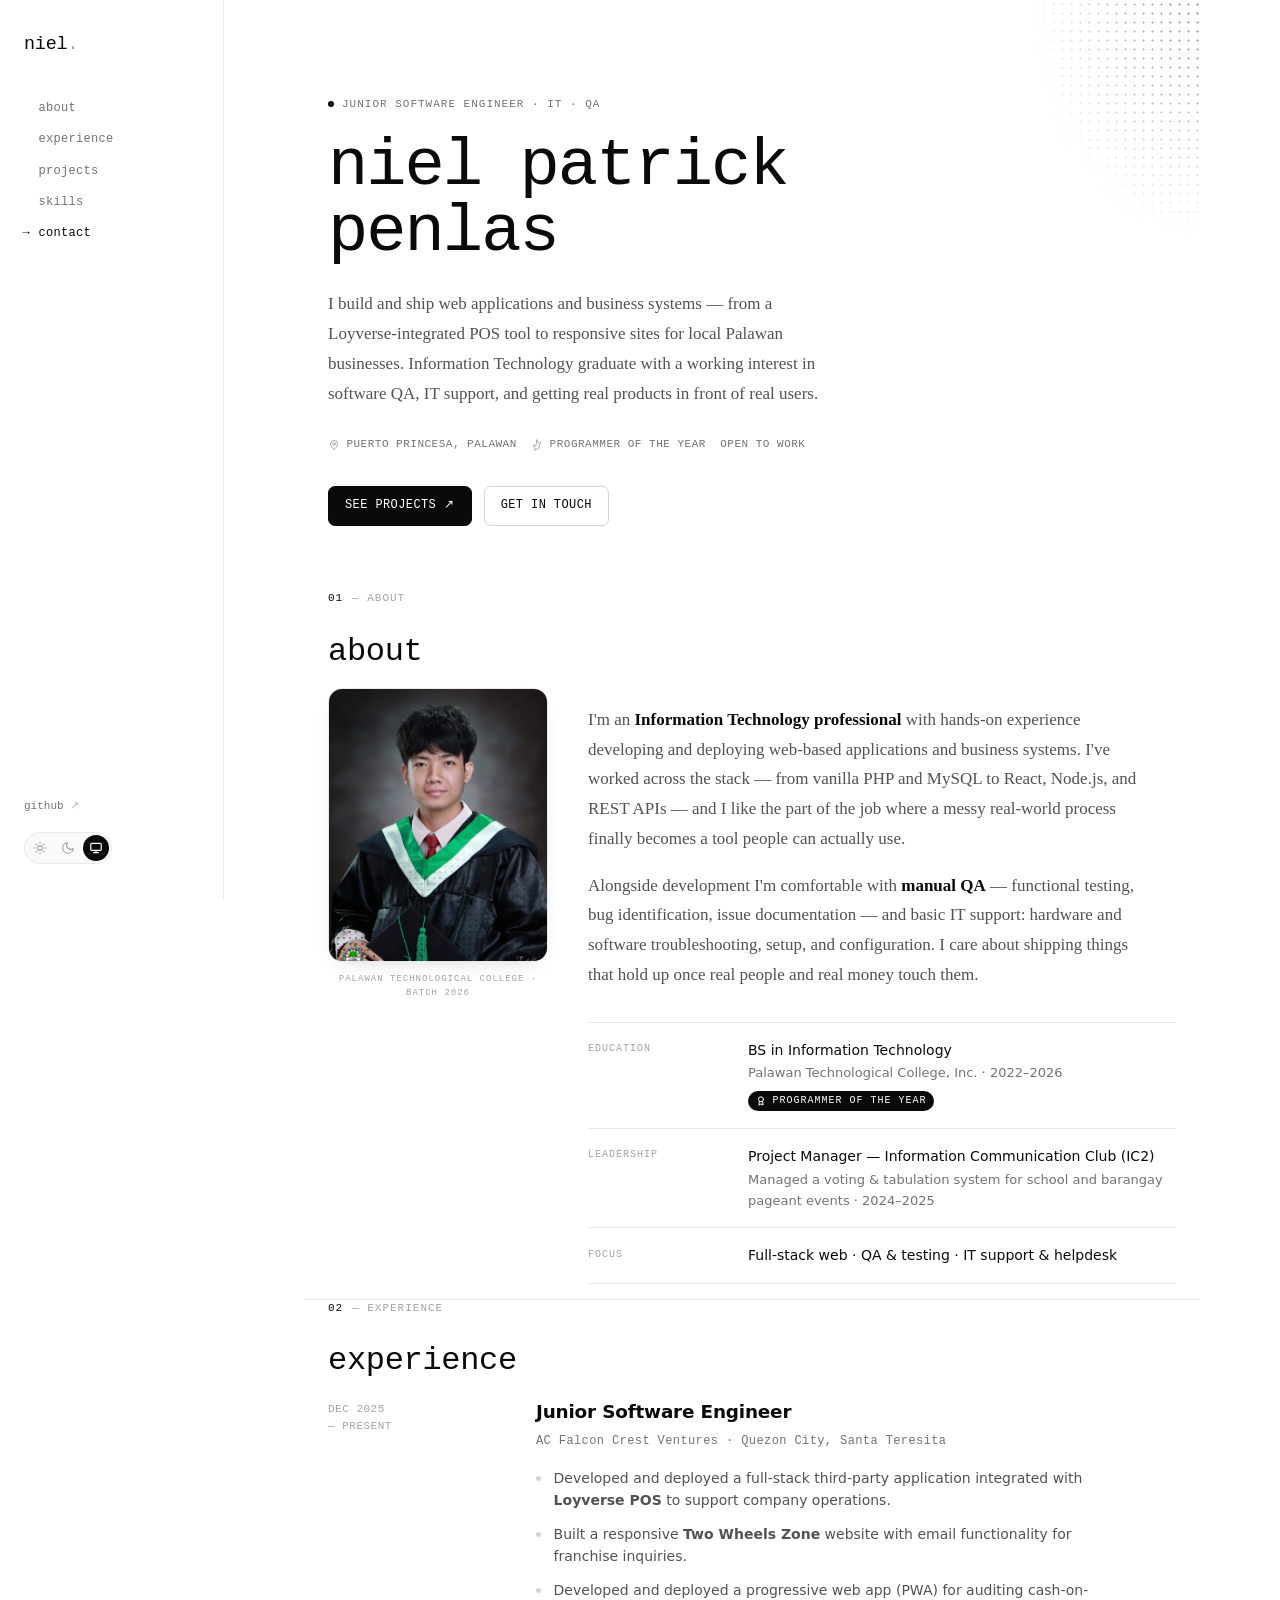
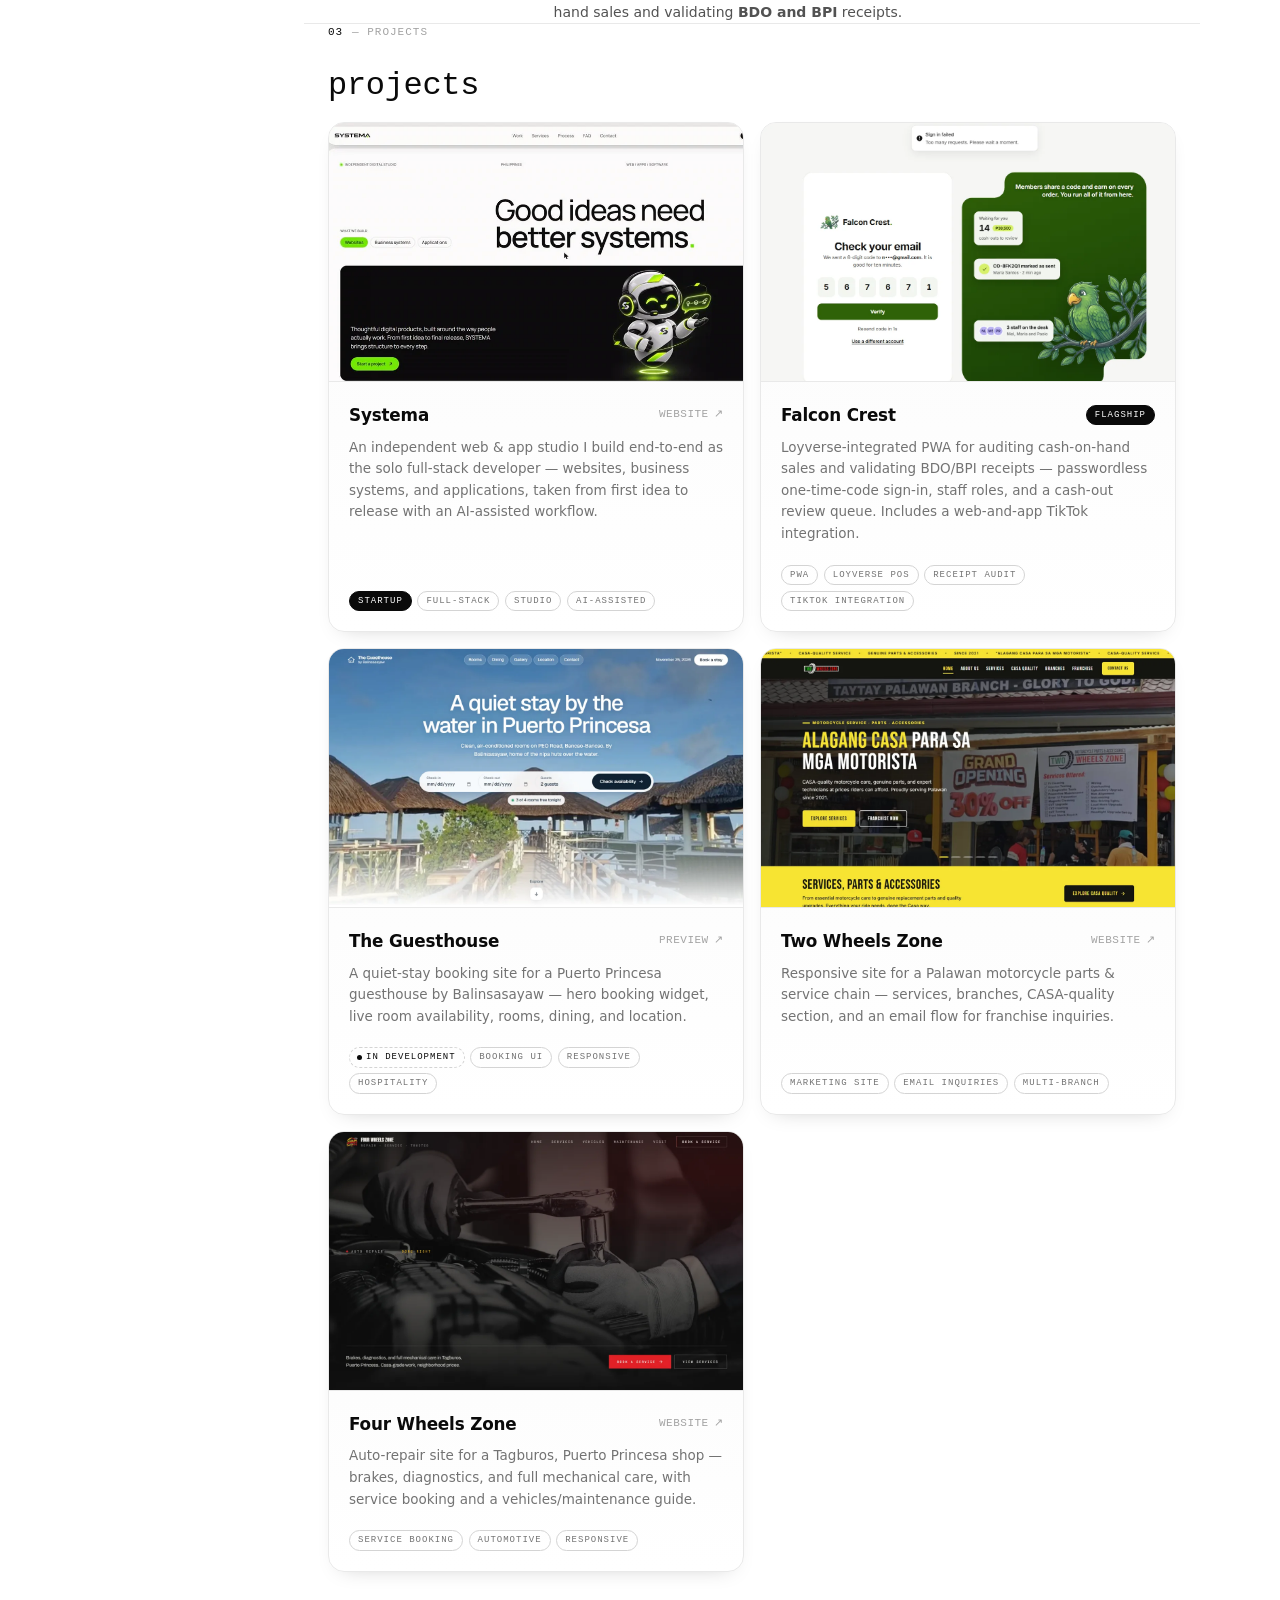
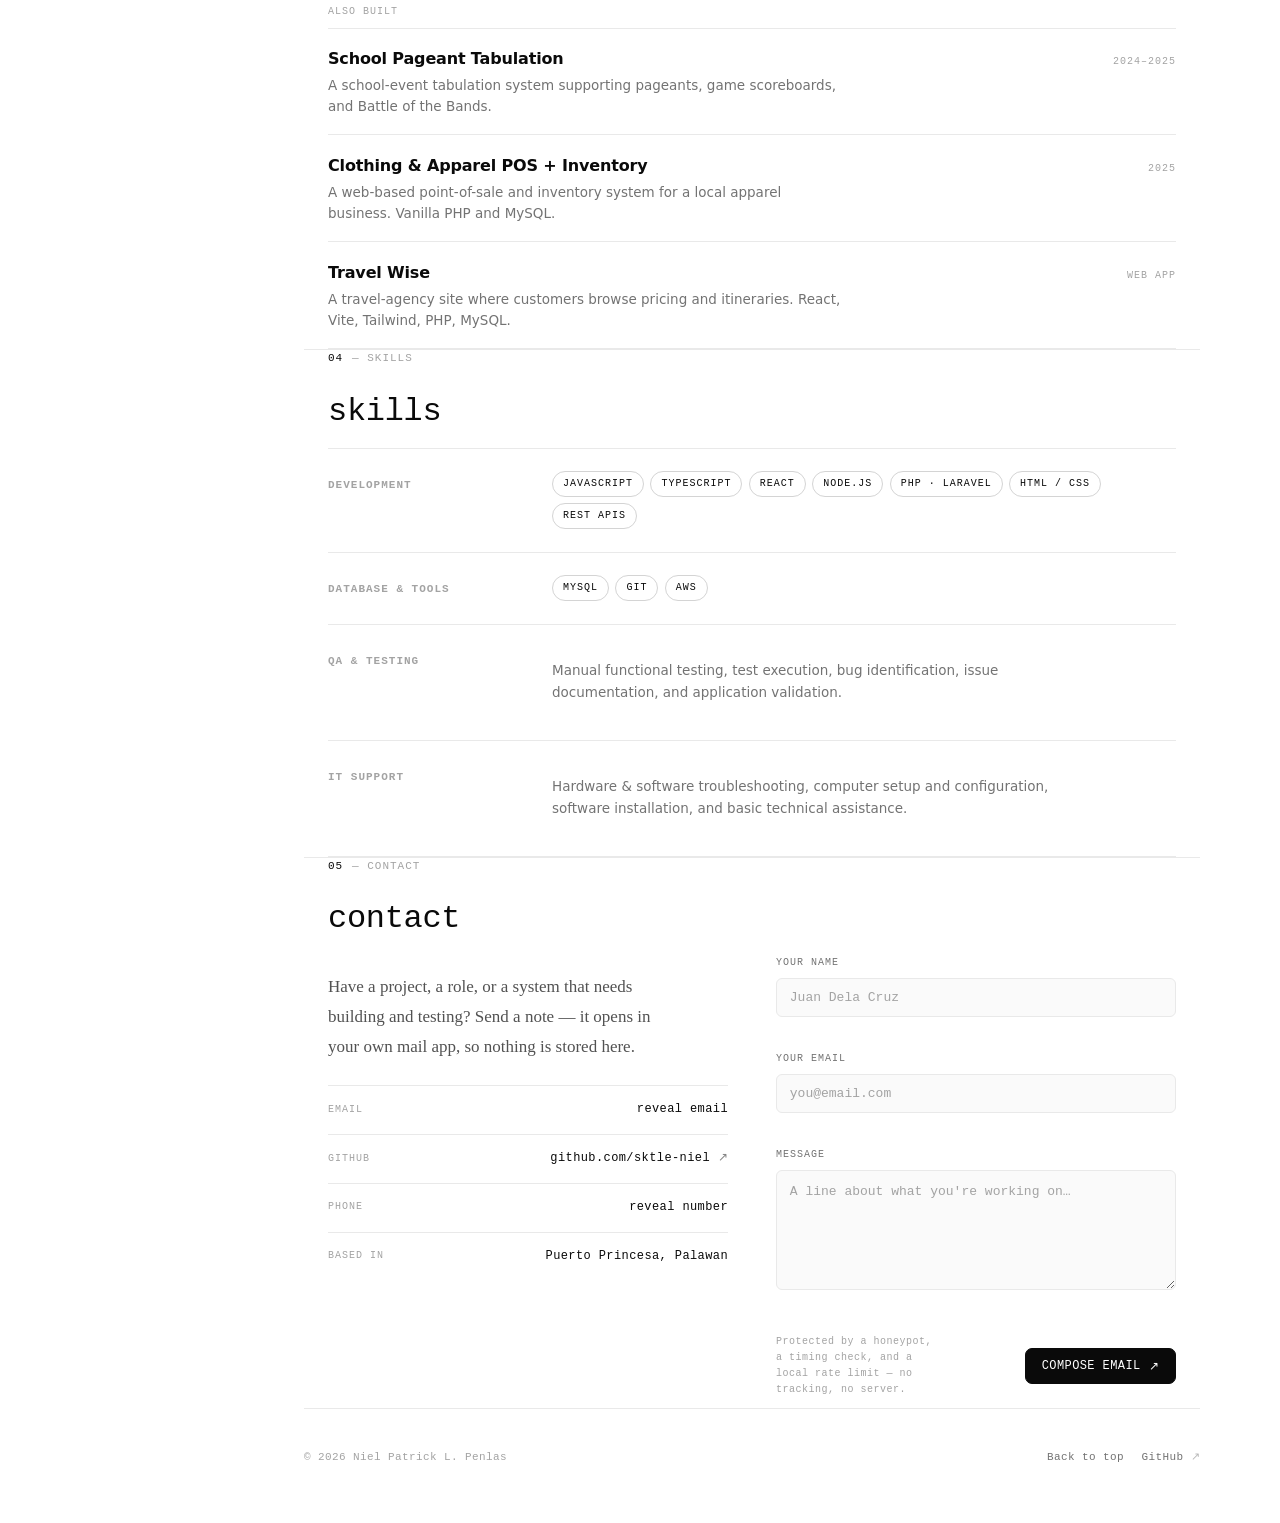
<file: index.html>
<!doctype html>
<html lang="en" data-theme="light">
<head>
<meta charset="utf-8">
<meta name="viewport" content="width=device-width, initial-scale=1, viewport-fit=cover">
<title>Niel Patrick Penlas — Software Engineer</title>
<meta name="description" content="Niel Patrick L. Penlas — Junior Software Engineer and IT professional from Puerto Princesa, Palawan. Web applications, POS integrations, and business systems.">
<meta name="author" content="Niel Patrick L. Penlas">
<meta name="color-scheme" content="light dark">
<meta name="referrer" content="strict-origin-when-cross-origin">
<meta name="robots" content="index, follow">

<!-- Content Security Policy: lock sources to self + Google Fonts. No inline JS except the hashed theme bootstrap below. -->
<meta http-equiv="Content-Security-Policy" content="default-src 'self'; base-uri 'self'; form-action 'none'; frame-ancestors 'none'; object-src 'none'; img-src 'self' data:; style-src 'self' 'unsafe-inline' https://fonts.googleapis.com; font-src https://fonts.gstatic.com; script-src 'self' 'sha256-4noMwYIPH+UL2iydRpnRoJi7WQlY0zzo05KV7I57/LY='; connect-src 'none'; upgrade-insecure-requests">

<!-- Social preview -->
<meta property="og:type" content="website">
<meta property="og:title" content="Niel Patrick Penlas — Software Engineer">
<meta property="og:description" content="Junior Software Engineer from Puerto Princesa, Palawan. Web apps, POS integrations, business systems.">
<meta property="og:image" content="assets/portrait.webp">

<link rel="icon" href="favicon.svg" type="image/svg+xml">
<link rel="preconnect" href="https://fonts.googleapis.com">
<link rel="preconnect" href="https://fonts.gstatic.com" crossorigin>
<link href="https://fonts.googleapis.com/css2?family=Geist:wght@400;500;600&family=Geist+Mono:wght@400;500&family=Source+Serif+4:opsz,wght@8..60,400;8..60,600&display=swap" rel="stylesheet">
<link rel="stylesheet" href="styles.css">

<!-- Theme bootstrap: runs before paint to prevent a flash. Hashed in the CSP above. -->
<script>(function(){try{var p=localStorage.getItem('theme')||'system';var d=p==='dark'||(p==='system'&&matchMedia('(prefers-color-scheme: dark)').matches);document.documentElement.setAttribute('data-theme',d?'dark':'light');}catch(e){document.documentElement.setAttribute('data-theme','light');}})();</script>
</head>
<body>
<a class="skip-link" href="#main">Skip to content</a>

<div class="layout">

  <!-- ===== Sidebar (desktop) ===== -->
  <aside class="sidebar" aria-label="Primary">
    <a class="brand" href="/">niel<span>.</span></a>
    <nav class="side-nav" aria-label="Sections">
      <a href="/about">about</a>
      <a href="/experience">experience</a>
      <a href="/projects">projects</a>
      <a href="/skills">skills</a>
      <a href="/contact">contact</a>
    </nav>
    <div class="sidebar-foot">
      <div class="side-social">
        <a href="https://github.com/sktle-niel" target="_blank" rel="noopener noreferrer">github <span class="arr">↗</span></a>
      </div>
      <div class="theme-toggle" role="group" aria-label="Color theme">
        <button type="button" data-theme-set="light" aria-pressed="false" aria-label="Light theme" title="Light">
          <svg viewBox="0 0 24 24" fill="none" stroke="currentColor" stroke-width="2" stroke-linecap="round"><circle cx="12" cy="12" r="4"/><path d="M12 2v2M12 20v2M4.9 4.9l1.4 1.4M17.7 17.7l1.4 1.4M2 12h2M20 12h2M4.9 19.1l1.4-1.4M17.7 6.3l1.4-1.4"/></svg>
        </button>
        <button type="button" data-theme-set="dark" aria-pressed="false" aria-label="Dark theme" title="Dark">
          <svg viewBox="0 0 24 24" fill="none" stroke="currentColor" stroke-width="2" stroke-linecap="round" stroke-linejoin="round"><path d="M21 12.8A9 9 0 1 1 11.2 3a7 7 0 0 0 9.8 9.8z"/></svg>
        </button>
        <button type="button" data-theme-set="system" aria-pressed="false" aria-label="System theme" title="System">
          <svg viewBox="0 0 24 24" fill="none" stroke="currentColor" stroke-width="2" stroke-linecap="round" stroke-linejoin="round"><rect x="3" y="4" width="18" height="12" rx="2"/><path d="M8 20h8M12 16v4"/></svg>
        </button>
      </div>
    </div>
  </aside>

  <!-- ===== Mobile top bar ===== -->
  <header class="topbar">
    <a class="brand" href="/">niel<span>.</span></a>
    <div class="topbar-actions">
      <button class="menu-btn" id="menuOpen" aria-label="Open menu" aria-expanded="false" aria-controls="overlay">
        <svg viewBox="0 0 24 24" fill="none" stroke="currentColor" stroke-width="2" stroke-linecap="round"><path d="M3 6h18M3 12h18M3 18h18"/></svg>
      </button>
    </div>
  </header>

  <!-- ===== Mobile overlay menu ===== -->
  <div class="overlay" id="overlay" role="dialog" aria-modal="true" aria-label="Menu" hidden>
    <div class="overlay-top">
      <span class="brand">niel<span>.</span></span>
      <button class="menu-btn" id="menuClose" aria-label="Close menu">
        <svg viewBox="0 0 24 24" fill="none" stroke="currentColor" stroke-width="2" stroke-linecap="round"><path d="M6 6l12 12M18 6L6 18"/></svg>
      </button>
    </div>
    <nav aria-label="Sections">
      <a href="/about"><span class="n">01</span>about</a>
      <a href="/experience"><span class="n">02</span>experience</a>
      <a href="/projects"><span class="n">03</span>projects</a>
      <a href="/skills"><span class="n">04</span>skills</a>
      <a href="/contact"><span class="n">05</span>contact</a>
    </nav>
    <div class="theme-toggle" role="group" aria-label="Color theme">
      <button type="button" data-theme-set="light" aria-pressed="false" aria-label="Light theme"><svg viewBox="0 0 24 24" fill="none" stroke="currentColor" stroke-width="2" stroke-linecap="round"><circle cx="12" cy="12" r="4"/><path d="M12 2v2M12 20v2M4.9 4.9l1.4 1.4M17.7 17.7l1.4 1.4M2 12h2M20 12h2M4.9 19.1l1.4-1.4M17.7 6.3l1.4-1.4"/></svg></button>
      <button type="button" data-theme-set="dark" aria-pressed="false" aria-label="Dark theme"><svg viewBox="0 0 24 24" fill="none" stroke="currentColor" stroke-width="2" stroke-linecap="round" stroke-linejoin="round"><path d="M21 12.8A9 9 0 1 1 11.2 3a7 7 0 0 0 9.8 9.8z"/></svg></button>
      <button type="button" data-theme-set="system" aria-pressed="false" aria-label="System theme"><svg viewBox="0 0 24 24" fill="none" stroke="currentColor" stroke-width="2" stroke-linecap="round" stroke-linejoin="round"><rect x="3" y="4" width="18" height="12" rx="2"/><path d="M8 20h8M12 16v4"/></svg></button>
    </div>
  </div>

  <!-- ===== Content ===== -->
  <div class="content" id="top">
    <main id="main">

      <!-- Hero -->
      <header class="hero wrap">
        <div class="halftone" aria-hidden="true"></div>
        <p class="hero-role reveal"><span class="dot" aria-hidden="true"></span>Junior Software Engineer · IT · QA</p>
        <h1 class="hero-title">niel patrick penlas</h1>
        <p class="hero-sum reveal">I build and ship web applications and business systems — from a Loyverse-integrated POS tool to responsive sites for local Palawan businesses. Information Technology graduate with a working interest in software QA, IT support, and getting real products in front of real users.</p>
        <div class="hero-meta reveal">
          <span><svg viewBox="0 0 24 24" fill="none" stroke="currentColor" stroke-width="2" stroke-linecap="round" stroke-linejoin="round"><path d="M12 21s-7-5.3-7-11a7 7 0 0 1 14 0c0 5.7-7 11-7 11z"/><circle cx="12" cy="10" r="2.5"/></svg>Puerto Princesa, Palawan</span>
          <span><svg viewBox="0 0 24 24" fill="none" stroke="currentColor" stroke-width="2" stroke-linecap="round" stroke-linejoin="round"><path d="M12 2l2.5 5 5.5.8-4 3.9.9 5.5L12 20l-4.9 2.6.9-5.5-4-3.9 5.5-.8z"/></svg>Programmer of the Year</span>
          <span>Open to work</span>
        </div>
        <div class="hero-cta reveal">
          <a class="btn" href="/projects">See projects <span class="arr">↗</span></a>
          <a class="btn ghost" href="/contact">Get in touch</a>
        </div>
      </header>

      <!-- About -->
      <section id="about" class="wrap" aria-labelledby="about-h">
        <p class="section-marker"><b>01</b> — about</p>
        <h2 class="s-title reveal" id="about-h">about</h2>
        <div class="about-grid">
          <div class="reveal">
            <figure class="portrait" style="margin:0">
              <img src="assets/portrait.webp" width="500" height="625" alt="Portrait of Niel Patrick Penlas in graduation regalia, Palawan Technological College, Batch 2026" loading="lazy">
            </figure>
            <p class="portrait-cap">Palawan Technological College · Batch 2026</p>
          </div>
          <div class="about-body reveal">
            <div class="prose">
              <p>I'm an <strong>Information Technology professional</strong> with hands-on experience developing and deploying web-based applications and business systems. I've worked across the stack — from vanilla PHP and MySQL to React, Node.js, and REST APIs — and I like the part of the job where a messy real-world process finally becomes a tool people can actually use.</p>
              <p>Alongside development I'm comfortable with <strong>manual QA</strong> — functional testing, bug identification, issue documentation — and basic IT support: hardware and software troubleshooting, setup, and configuration. I care about shipping things that hold up once real people and real money touch them.</p>
            </div>
            <dl class="fact-list">
              <div class="fact">
                <dt>Education</dt>
                <dd>BS in Information Technology<span class="muted">Palawan Technological College, Inc. · 2022–2026</span><span class="award"><svg width="10" height="10" viewBox="0 0 24 24" fill="none" stroke="currentColor" stroke-width="2.4" stroke-linecap="round" stroke-linejoin="round"><circle cx="12" cy="8" r="6"/><path d="M8.2 13.5 7 22l5-3 5 3-1.2-8.5"/></svg>Programmer of the Year</span></dd>
              </div>
              <div class="fact">
                <dt>Leadership</dt>
                <dd>Project Manager — Information Communication Club (IC2)<span class="muted">Managed a voting &amp; tabulation system for school and barangay pageant events · 2024–2025</span></dd>
              </div>
              <div class="fact">
                <dt>Focus</dt>
                <dd>Full-stack web · QA &amp; testing · IT support &amp; helpdesk</dd>
              </div>
            </dl>
          </div>
        </div>
      </section>

      <!-- Experience -->
      <section id="experience" class="wrap" aria-labelledby="exp-h">
        <p class="section-marker"><b>02</b> — experience</p>
        <h2 class="s-title reveal" id="exp-h">experience</h2>
        <div class="xp reveal">
          <div class="xp-when">Dec 2025<br>— Present</div>
          <div>
            <h3 class="xp-role">Junior Software Engineer</h3>
            <p class="xp-co">AC Falcon Crest Ventures · Quezon City, Santa Teresita</p>
            <ul>
              <li>Developed and deployed a full-stack third-party application integrated with <strong>Loyverse POS</strong> to support company operations.</li>
              <li>Built a responsive <strong>Two Wheels Zone</strong> website with email functionality for franchise inquiries.</li>
              <li>Developed and deployed a progressive web app (PWA) for auditing cash-on-hand sales and validating <strong>BDO and BPI</strong> receipts.</li>
            </ul>
          </div>
        </div>
      </section>

      <!-- Projects -->
      <section id="projects" class="wrap" aria-labelledby="proj-h">
        <p class="section-marker"><b>03</b> — projects</p>
        <h2 class="s-title reveal" id="proj-h">projects</h2>

        <div class="proj-grid">

          <article class="card card--link reveal">
            <a class="card-link" href="https://www.systemasolution.tech" target="_blank" rel="noopener noreferrer" aria-label="Open the Systema website in a new tab"></a>
            <div class="card-shot"><img src="assets/systema.webp" width="800" height="500" alt="SYSTEMA studio homepage — the headline Good ideas need better systems beside a green robot mascot, with Websites, Business systems, and Applications listed as what they build" loading="lazy"></div>
            <div class="card-body">
              <div class="card-top">
                <h3>Systema</h3>
                <span class="card-go">Website <span class="arr">↗</span></span>
              </div>
              <p class="card-desc">An independent web &amp; app studio I build end-to-end as the solo full-stack developer — websites, business systems, and applications, taken from first idea to release with an AI-assisted workflow.</p>
              <div class="card-tags">
                <span class="tag featured">Startup</span><span class="tag">Full-stack</span><span class="tag">Studio</span><span class="tag">AI-assisted</span>
              </div>
            </div>
          </article>

          <article class="card reveal">
            <div class="card-shot"><img src="assets/falcon-crest.webp" width="800" height="500" alt="Falcon Crest sign-in screen with one-time code verification and a cash-out review dashboard" loading="lazy"></div>
            <div class="card-body">
              <div class="card-top">
                <h3>Falcon Crest</h3>
                <span class="tag featured">Flagship</span>
              </div>
              <p class="card-desc">Loyverse-integrated PWA for auditing cash-on-hand sales and validating BDO/BPI receipts — passwordless one-time-code sign-in, staff roles, and a cash-out review queue. Includes a web-and-app TikTok integration.</p>
              <div class="card-tags">
                <span class="tag">PWA</span><span class="tag">Loyverse POS</span><span class="tag">Receipt audit</span><span class="tag">TikTok integration</span>
              </div>
            </div>
          </article>

          <article class="card card--link reveal">
            <a class="card-link" href="https://rhythmic-gold-leopard-75.hostingersite.com/" target="_blank" rel="noopener noreferrer" aria-label="Open The Guesthouse preview in a new tab"></a>
            <div class="card-shot"><img src="assets/guesthouse.webp" width="800" height="500" alt="The Guesthouse by Balinsasayaw landing page with an over-the-water hero and a booking availability bar" loading="lazy"></div>
            <div class="card-body">
              <div class="card-top">
                <h3>The Guesthouse</h3>
                <span class="card-go">Preview <span class="arr">↗</span></span>
              </div>
              <p class="card-desc">A quiet-stay booking site for a Puerto Princesa guesthouse by Balinsasayaw — hero booking widget, live room availability, rooms, dining, and location.</p>
              <div class="card-tags">
                <span class="tag wip">In development</span><span class="tag">Booking UI</span><span class="tag">Responsive</span><span class="tag">Hospitality</span>
              </div>
            </div>
          </article>

          <article class="card card--link reveal">
            <a class="card-link" href="https://www.twowheelszone.com" target="_blank" rel="noopener noreferrer" aria-label="Open the Two Wheels Zone website in a new tab"></a>
            <div class="card-shot"><img src="assets/two-wheels-zone.webp" width="800" height="500" alt="Two Wheels Zone homepage, a yellow and black motorcycle parts and service site with a franchise call to action" loading="lazy"></div>
            <div class="card-body">
              <div class="card-top">
                <h3>Two Wheels Zone</h3>
                <span class="card-go">Website <span class="arr">↗</span></span>
              </div>
              <p class="card-desc">Responsive site for a Palawan motorcycle parts &amp; service chain — services, branches, CASA-quality section, and an email flow for franchise inquiries.</p>
              <div class="card-tags">
                <span class="tag">Marketing site</span><span class="tag">Email inquiries</span><span class="tag">Multi-branch</span>
              </div>
            </div>
          </article>

          <article class="card card--link reveal">
            <a class="card-link" href="https://www.fourwheelszone.com" target="_blank" rel="noopener noreferrer" aria-label="Open the Four Wheels Zone website in a new tab"></a>
            <div class="card-shot"><img src="assets/four-wheels-zone.webp" width="800" height="500" alt="Four Wheels Zone auto-repair homepage with a dark hero of a mechanic at work and a book-a-service button" loading="lazy"></div>
            <div class="card-body">
              <div class="card-top">
                <h3>Four Wheels Zone</h3>
                <span class="card-go">Website <span class="arr">↗</span></span>
              </div>
              <p class="card-desc">Auto-repair site for a Tagburos, Puerto Princesa shop — brakes, diagnostics, and full mechanical care, with service booking and a vehicles/maintenance guide.</p>
              <div class="card-tags">
                <span class="tag">Service booking</span><span class="tag">Automotive</span><span class="tag">Responsive</span>
              </div>
            </div>
          </article>

        </div>

        <div class="proj-more">
          <p class="label" style="margin:2rem 0 .5rem">Also built</p>
          <div class="proj-more-list">
            <div class="more-item reveal">
              <div>
                <h4>School Pageant Tabulation</h4>
                <p>A school-event tabulation system supporting pageants, game scoreboards, and Battle of the Bands.</p>
              </div>
              <span class="more-meta">2024–2025</span>
            </div>
            <div class="more-item reveal">
              <div>
                <h4>Clothing &amp; Apparel POS + Inventory</h4>
                <p>A web-based point-of-sale and inventory system for a local apparel business. Vanilla PHP and MySQL.</p>
              </div>
              <span class="more-meta">2025</span>
            </div>
            <div class="more-item reveal">
              <div>
                <h4>Travel Wise</h4>
                <p>A travel-agency site where customers browse pricing and itineraries. React, Vite, Tailwind, PHP, MySQL.</p>
              </div>
              <span class="more-meta">Web app</span>
            </div>
          </div>
        </div>
      </section>

      <!-- Skills -->
      <section id="skills" class="wrap" aria-labelledby="skills-h">
        <p class="section-marker"><b>04</b> — skills</p>
        <h2 class="s-title reveal" id="skills-h">skills</h2>
        <div class="skill-groups">
          <div class="skill-group reveal">
            <h3>Development</h3>
            <div>
              <div class="skill-tags">
                <span class="tag">JavaScript</span><span class="tag">TypeScript</span><span class="tag">React</span><span class="tag">Node.js</span><span class="tag">PHP · Laravel</span><span class="tag">HTML / CSS</span><span class="tag">REST APIs</span>
              </div>
            </div>
          </div>
          <div class="skill-group reveal">
            <h3>Database &amp; Tools</h3>
            <div class="skill-tags">
              <span class="tag">MySQL</span><span class="tag">Git</span><span class="tag">AWS</span>
            </div>
          </div>
          <div class="skill-group reveal">
            <h3>QA &amp; Testing</h3>
            <p class="skill-note">Manual functional testing, test execution, bug identification, issue documentation, and application validation.</p>
          </div>
          <div class="skill-group reveal">
            <h3>IT Support</h3>
            <p class="skill-note">Hardware &amp; software troubleshooting, computer setup and configuration, software installation, and basic technical assistance.</p>
          </div>
        </div>
      </section>

      <!-- Contact -->
      <section id="contact" class="wrap" aria-labelledby="contact-h">
        <p class="section-marker"><b>05</b> — contact</p>
        <h2 class="s-title reveal" id="contact-h">contact</h2>
        <div class="contact-grid">
          <div class="contact-intro reveal">
            <p>Have a project, a role, or a system that needs building and testing? Send a note — it opens in your own mail app, so nothing is stored here.</p>
            <div class="contact-links">
              <a id="emailLink" href="#" rel="noopener" aria-label="Email Niel"><span class="ckey">Email</span><span class="cval" data-u="niel.ladica07" data-d="gmail.com">reveal email</span></a>
              <a href="https://github.com/sktle-niel" target="_blank" rel="noopener noreferrer"><span class="ckey">GitHub</span><span>github.com/sktle-niel <span class="arr">↗</span></span></a>
              <a id="phoneLink" href="#" rel="noopener"><span class="ckey">Phone</span><span class="pval" data-p="639929120414">reveal number</span></a>
              <span class="cline"><span class="ckey">Based in</span><span>Puerto Princesa, Palawan</span></span>
            </div>
          </div>

          <form class="form" id="contactForm" novalidate aria-describedby="formNote">
            <div class="form-status" id="formStatus" role="status" aria-live="polite"></div>

            <div class="field" id="f-name">
              <label for="name">Your name</label>
              <input type="text" id="name" name="name" autocomplete="name" maxlength="80" placeholder="Juan Dela Cruz" required>
              <span class="field-error" data-for="name"></span>
            </div>

            <div class="field" id="f-email">
              <label for="email">Your email</label>
              <input type="email" id="email" name="email" autocomplete="email" maxlength="120" placeholder="you@email.com" required>
              <span class="field-error" data-for="email"></span>
            </div>

            <div class="field" id="f-message">
              <label for="message">Message</label>
              <textarea id="message" name="message" maxlength="2000" placeholder="A line about what you're working on…" required></textarea>
              <span class="field-error" data-for="message"></span>
            </div>

            <!-- Honeypot: must stay empty. Bots fill it; humans never see it. -->
            <div class="hp" aria-hidden="true">
              <label for="company">Company (leave blank)</label>
              <input type="text" id="company" name="company" tabindex="-1" autocomplete="off">
            </div>

            <div class="form-foot">
              <p class="form-note" id="formNote">Protected by a honeypot, a timing check, and a local rate limit — no tracking, no server.</p>
              <button type="submit" class="btn" id="submitBtn">
                <span class="spinner" aria-hidden="true"></span>
                <span class="btn-text">Compose email</span>
                <span class="arr">↗</span>
              </button>
            </div>
          </form>
        </div>
      </section>

      <!-- Footer -->
      <footer class="foot wrap">
        <span class="copy">© 2026 Niel Patrick L. Penlas</span>
        <div class="foot-links">
          <a href="/">Back to top</a>
          <a href="https://github.com/sktle-niel" target="_blank" rel="noopener noreferrer">GitHub <span class="arr">↗</span></a>
        </div>
      </footer>

    </main>
  </div>
</div>

<script src="main.js" defer></script>
</body>
</html>
</file>
<file: styles.css>
/* ============================================================
   Niel Patrick Penlas — portfolio
   Design language: bryl-minimal (monochrome, typography-first)
   ============================================================ */

/* ---- Fonts ---- */
/* Geist + Geist Mono + Source Serif 4 load from Google Fonts (see <head>). */

/* ---- Color tokens (channels, so alpha applies at point of use) ---- */
:root {
  --bg-rgb: 255 255 255;
  --ink-rgb: 10 10 10;
  --g50-rgb: 250 250 250;
  --g100-rgb: 245 245 245;
  --g200-rgb: 233 233 233;
  --g300-rgb: 212 212 212;
  --g400-rgb: 163 163 163;
  --g500-rgb: 115 115 115;
  --g600-rgb: 82 82 82;

  --bg: rgb(var(--bg-rgb));
  --ink: rgb(var(--ink-rgb));
  --g50: rgb(var(--g50-rgb));
  --g100: rgb(var(--g100-rgb));
  --g200: rgb(var(--g200-rgb));
  --g300: rgb(var(--g300-rgb));
  --g400: rgb(var(--g400-rgb));
  --g500: rgb(var(--g500-rgb));
  --g600: rgb(var(--g600-rgb));

  --shadow-rest: 0 8px 22px -14px rgb(0 0 0 / .25);
  --shadow-hover: 0 18px 36px -20px rgb(0 0 0 / .40);
  --shadow-modal: 0 40px 90px -20px rgb(0 0 0 / .35);

  --halftone-alpha: .9;

  --font-sans: "Geist", system-ui, -apple-system, Segoe UI, sans-serif;
  --font-mono: "Geist Mono", ui-monospace, SFMono-Regular, Menlo, monospace;
  --font-serif: "Source Serif 4", Georgia, serif;
  /* Geist Pixel is unavailable here; the skill's sanctioned fallback is
     Geist Mono in uppercase for the display voice. */
  --font-display: "Geist Mono", ui-monospace, monospace;

  --ease: cubic-bezier(0.16, 1, 0.3, 1);
  --sidebar: 14rem;

  color-scheme: light;
}

:root[data-theme="dark"] {
  --bg-rgb: 12 12 15;
  --ink-rgb: 244 244 245;
  --g50-rgb: 24 24 27;
  --g100-rgb: 30 30 34;
  --g200-rgb: 42 42 48;
  --g300-rgb: 58 58 66;
  --g400-rgb: 138 138 146;
  --g500-rgb: 160 160 168;
  --g600-rgb: 190 190 198;

  --shadow-rest: 0 8px 22px -14px rgb(0 0 0 / .5);
  --shadow-hover: 0 18px 36px -20px rgb(0 0 0 / .6);
  --halftone-alpha: .42;

  color-scheme: dark;
}

/* Crossfade theme changes (disabled under reduced motion below). */
html { transition: none; }
html.theme-ready body,
html.theme-ready body * {
  transition-property: background-color, color, border-color, box-shadow, fill;
  transition-duration: .5s;
  transition-timing-function: ease;
}

/* ---- Reset ---- */
*, *::before, *::after { box-sizing: border-box; }
html { -webkit-text-size-adjust: 100%; }
body {
  margin: 0;
  background: var(--bg);
  color: var(--ink);
  font-family: var(--font-sans);
  font-size: 15px;
  line-height: 1.6;
  -webkit-font-smoothing: antialiased;
  text-rendering: optimizeLegibility;
}
img { display: block; max-width: 100%; height: auto; }
a { color: inherit; }
button { font-family: inherit; }

::selection { background: var(--ink); color: var(--bg); }

/* Themed browser surfaces */
::-webkit-scrollbar { width: 6px; height: 6px; }
::-webkit-scrollbar-track { background: transparent; }
::-webkit-scrollbar-thumb { background: var(--g300); border-radius: 999px; }
* { scrollbar-width: thin; scrollbar-color: var(--g300) transparent; }

:focus-visible {
  outline: 2px solid var(--ink);
  outline-offset: 3px;
  border-radius: 4px;
}

.skip-link {
  position: absolute;
  left: -9999px;
  top: 0;
  background: var(--ink);
  color: var(--bg);
  padding: .6rem 1rem;
  z-index: 100;
  font-family: var(--font-mono);
  font-size: 12px;
  border-radius: 0 0 8px 0;
}
.skip-link:focus { left: 0; }

/* ---- Shared type helpers ---- */
.label {
  font-family: var(--font-mono);
  font-size: 10px;
  letter-spacing: 1px;
  text-transform: uppercase;
  color: var(--g400);
}
.section-marker {
  font-family: var(--font-display);
  font-size: 11px;
  letter-spacing: 1px;
  text-transform: uppercase;
  color: var(--g400);
  display: flex;
  align-items: center;
  gap: .55rem;
  margin: 0 0 1.75rem;
}
.section-marker b { color: var(--ink); font-weight: 500; }

.rule { border: 0; border-top: 1px solid var(--g200); margin: 0; }

/* ============================================================
   Layout
   ============================================================ */
.layout { min-height: 100vh; }

/* ---- Sidebar (desktop ≥1024px) ---- */
.sidebar { display: none; }

@media (min-width: 1024px) {
  .sidebar {
    display: flex;
    flex-direction: column;
    position: fixed;
    inset: 0 auto 0 0;
    width: var(--sidebar);
    padding: 2.25rem 1.5rem;
    border-right: 1px solid var(--g200);
    background: var(--bg);
    z-index: 40;
  }
  .content { margin-left: var(--sidebar); }
}

.brand {
  font-family: var(--font-display);
  font-size: 1.15rem;
  letter-spacing: -.01em;
  text-transform: lowercase;
  line-height: 1;
  color: var(--ink);
  text-decoration: none;
}
.brand span { color: var(--g400); }
.sidebar .brand { margin-bottom: 2.5rem; }

.side-nav { display: flex; flex-direction: column; gap: .15rem; }
.side-nav a {
  font-family: var(--font-mono);
  font-size: 12px;
  letter-spacing: .3px;
  color: var(--g500);
  text-decoration: none;
  padding: .3rem 0 .3rem .9rem;
  position: relative;
  transition: color .2s var(--ease);
}
.side-nav a::before {
  content: "→";
  position: absolute;
  left: -.1rem;
  opacity: 0;
  transform: translateX(-4px);
  transition: opacity .2s var(--ease), transform .2s var(--ease);
}
.side-nav a:hover { color: var(--ink); }
.side-nav a[aria-current="true"] { color: var(--ink); }
.side-nav a[aria-current="true"]::before,
.side-nav a:hover::before { opacity: 1; transform: translateX(0); }

.sidebar-foot { margin-top: auto; display: flex; flex-direction: column; gap: 1rem; }
.side-social { display: flex; flex-direction: column; gap: .35rem; }
.side-social a {
  font-family: var(--font-mono);
  font-size: 11px;
  color: var(--g500);
  text-decoration: none;
  transition: color .2s var(--ease);
}
.side-social a:hover { color: var(--ink); }
.side-social a .arr { opacity: .5; }

/* ---- Theme toggle ---- */
.theme-toggle {
  display: inline-flex;
  align-items: center;
  gap: 2px;
  padding: 2px;
  border: 1px solid var(--g200);
  border-radius: 999px;
  background: var(--g50);
  width: max-content;
}
.theme-toggle button {
  display: grid;
  place-items: center;
  width: 26px;
  height: 26px;
  border: 0;
  background: transparent;
  color: var(--g400);
  border-radius: 999px;
  cursor: pointer;
  transition: background .2s var(--ease), color .2s var(--ease);
}
.theme-toggle button:hover { color: var(--ink); }
.theme-toggle button[aria-pressed="true"] { background: var(--ink); color: var(--bg); }
.theme-toggle svg { width: 14px; height: 14px; }

/* ---- Mobile top bar ---- */
.topbar { display: flex; }
@media (min-width: 1024px) { .topbar { display: none; } }
.topbar {
  position: sticky;
  top: 0;
  z-index: 40;
  align-items: center;
  justify-content: space-between;
  padding: .85rem 1rem;
  border-bottom: 1px solid var(--g200);
  background: rgb(var(--bg-rgb) / .9);
  backdrop-filter: saturate(1.4) blur(10px);
  -webkit-backdrop-filter: saturate(1.4) blur(10px);
}
.topbar .brand { font-size: 1.05rem; }
.topbar-actions { display: flex; align-items: center; gap: .6rem; }
.menu-btn {
  border: 1px solid var(--g200);
  background: var(--g50);
  color: var(--ink);
  border-radius: 6px;
  width: 34px; height: 34px;
  display: grid; place-items: center;
  cursor: pointer;
}
.menu-btn svg { width: 16px; height: 16px; }

/* ---- Mobile overlay menu ---- */
.overlay {
  position: fixed;
  inset: 0;
  z-index: 60;
  background: rgb(var(--bg-rgb) / .98);
  backdrop-filter: blur(6px);
  -webkit-backdrop-filter: blur(6px);
  padding: 1.5rem 1.25rem;
  display: flex;
  flex-direction: column;
  gap: 1.5rem;
  opacity: 0;
  visibility: hidden;
  transform: translateY(-8px);
  transition: opacity .25s var(--ease), transform .25s var(--ease), visibility 0s linear .25s;
}
.overlay.open { opacity: 1; visibility: visible; transform: translateY(0); transition-delay: 0s; }
.overlay-top { display: flex; align-items: center; justify-content: space-between; }
.overlay nav { display: flex; flex-direction: column; gap: .25rem; margin-top: 1rem; }
.overlay nav a {
  font-family: var(--font-display);
  font-size: 1.6rem;
  text-transform: lowercase;
  letter-spacing: -.01em;
  color: var(--ink);
  text-decoration: none;
  padding: .35rem 0;
  border-bottom: 1px solid var(--g200);
}
.overlay nav a .n { font-family: var(--font-mono); font-size: .85rem; color: var(--g400); margin-right: .6rem; }
@media (min-width: 1024px) { .overlay { display: none; } }

/* ============================================================
   Content column
   ============================================================ */
.content { width: auto; }
.wrap {
  max-width: 56rem;
  margin: 0 auto;
  padding: 0 1.25rem;
}
@media (min-width: 768px) { .wrap { padding: 0 1.5rem; } }

section { padding: 3.5rem 0; scroll-margin-top: 80px; }
section + section { border-top: 1px solid var(--g200); }

/* Keep breathing room on small phones — generous gutters, never edge-to-edge. */
@media (max-width: 560px) {
  .wrap { padding: 0 1.4rem; }
  section { padding: 3rem 0; scroll-margin-top: 68px; }
  .hero { padding-block: 3.5rem 3rem; }
  .hero h1 { font-size: clamp(2.1rem, 9.5vw, 2.9rem); }
  h2.s-title { font-size: 1.75rem; margin-bottom: 1.5rem; }
  .section-marker { margin-bottom: 1.5rem; }
  .card-body { padding: 1.15rem; }
  .proj-grid { gap: 1.1rem; }
  .hero h1 { margin-bottom: 1.25rem; }
  .hero-sum { margin-bottom: 1.5rem; }
  .fact { padding: 1.05rem 0; }
  .form { gap: 1.1rem; }
}

h2.s-title {
  font-family: var(--font-display);
  text-transform: lowercase;
  font-weight: 400;
  font-size: 2rem;
  line-height: 1;
  letter-spacing: -.01em;
  margin: 0 0 1.25rem;
}

/* ============================================================
   Hero
   ============================================================ */
.hero {
  position: relative;
  padding-block: 4.5rem 3.5rem; /* side gutter comes from .wrap — don't zero it */
  overflow: hidden;
}
@media (min-width: 1024px) { .hero { padding-block: 6rem 4rem; } }

.hero .halftone {
  position: absolute;
  inset: 0 0 auto auto;
  width: 40%;
  height: 100%;
  pointer-events: none;
  background-image: radial-gradient(rgb(var(--ink-rgb) / var(--halftone-alpha)) 0.9px, transparent 1.2px);
  background-size: 9px 9px;
  -webkit-mask-image: radial-gradient(70% 60% at 100% 0%, #000 0%, transparent 70%);
  mask-image: radial-gradient(70% 60% at 100% 0%, #000 0%, transparent 70%);
  opacity: .5;
}

.hero-role {
  font-family: var(--font-mono);
  font-size: 11px;
  letter-spacing: 1px;
  text-transform: uppercase;
  color: var(--g500);
  margin: 0 0 1.25rem;
}
.hero-role .dot {
  display: inline-block;
  width: 6px; height: 6px;
  border-radius: 999px;
  background: var(--ink);
  margin-right: .5rem;
  vertical-align: middle;
  animation: pulse 1.8s var(--ease) infinite;
}
@keyframes pulse { 0%,100% { opacity: 1; } 50% { opacity: .25; } }

.hero h1 {
  font-family: var(--font-display);
  text-transform: lowercase;
  font-weight: 400;
  font-size: clamp(2.6rem, 9vw, 4.2rem);
  line-height: .98;
  letter-spacing: -.03em;
  margin: 0 0 1.5rem;
  max-width: 14ch;
}
/* Focal moment: the wordmark wipes open and rises on arrival. */
.hero-title {
  animation: heroReveal 820ms var(--ease) both;
  will-change: clip-path, transform;
}
@keyframes heroReveal {
  from { clip-path: inset(0 0 100% 0); transform: translateY(14px); opacity: 0; }
  to   { clip-path: inset(0 0 -6% 0); transform: translateY(0);     opacity: 1; }
}
.hero-sum {
  font-family: var(--font-serif);
  font-size: 1.0625rem;
  line-height: 1.75;
  color: var(--g600);
  max-width: 60ch;
  margin: 0 0 1.75rem;
}
.hero-meta {
  display: flex;
  flex-wrap: wrap;
  gap: .4rem .9rem;
  font-family: var(--font-mono);
  font-size: 11px;
  letter-spacing: .5px;
  text-transform: uppercase;
  color: var(--g500);
  margin-bottom: 2rem;
}
.hero-meta span { display: inline-flex; align-items: center; gap: .4rem; }
.hero-meta svg { width: 12px; height: 12px; opacity: .6; }

.hero-cta { display: flex; flex-wrap: wrap; gap: .75rem; align-items: center; }

/* ---- Buttons / text links ---- */
.btn {
  display: inline-flex;
  align-items: center;
  gap: .5rem;
  font-family: var(--font-mono);
  font-size: 12px;
  letter-spacing: .4px;
  text-transform: uppercase;
  text-decoration: none;
  padding: .6rem 1rem;
  border-radius: 7px;
  background: var(--ink);
  color: var(--bg);
  border: 1px solid var(--ink);
  cursor: pointer;
  transition: opacity .2s var(--ease), transform .2s var(--ease);
}
.btn:hover { opacity: .85; }
.btn .arr { transition: transform .2s var(--ease); }
.btn:hover .arr { transform: translate(2px, -2px); }
.btn.ghost {
  background: transparent;
  color: var(--ink);
  border-color: var(--g300);
}
.btn.ghost:hover { opacity: 1; border-color: var(--ink); }
.btn:active { transform: translateY(1px) scale(.99); }

/* Theme switch: circular reveal from the click point (View Transitions).
   Suppress the default cross-fade so our clip animation drives the change. */
::view-transition-old(root),
::view-transition-new(root) { animation: none; mix-blend-mode: normal; }
::view-transition-new(root) { z-index: 1; }
::view-transition-old(root) { z-index: 0; }
html.vt.theme-ready body,
html.vt.theme-ready body * { transition: none !important; }

.tlink {
  display: inline-flex;
  align-items: center;
  gap: .4rem;
  font-family: var(--font-mono);
  font-size: 12px;
  letter-spacing: .4px;
  text-transform: uppercase;
  color: var(--ink);
  text-decoration: none;
}
.tlink .arr { transition: transform .2s var(--ease); opacity: .6; }
.tlink:hover .arr { transform: translate(2px, -2px); opacity: 1; }

/* Inline underlined links (prose) */
.prose a {
  text-decoration: underline;
  text-decoration-color: rgb(var(--ink-rgb) / .25);
  text-underline-offset: 2px;
  transition: text-decoration-color .2s var(--ease);
}
.prose a:hover { text-decoration-color: rgb(var(--ink-rgb) / 1); }

/* ============================================================
   About
   ============================================================ */
.about-grid { display: grid; grid-template-columns: 1fr; gap: 2rem; }
@media (min-width: 768px) { .about-grid { grid-template-columns: 220px 1fr; gap: 2.5rem; } }

.portrait {
  position: relative;
  border-radius: 14px;
  overflow: hidden;
  border: 1px solid var(--g200);
  background: var(--g50);
  box-shadow: var(--shadow-rest);
}
.portrait img { width: 100%; aspect-ratio: 4/5; object-fit: cover; }
.portrait::after {
  content: "";
  position: absolute;
  inset: auto 0 0 0;
  height: 45%;
  background-image: radial-gradient(rgb(var(--ink-rgb) / var(--halftone-alpha)) 0.9px, transparent 1.2px);
  background-size: 6px 6px;
  -webkit-mask-image: linear-gradient(transparent, #000);
  mask-image: linear-gradient(transparent, #000);
  opacity: .5;
  pointer-events: none;
}
.portrait-cap {
  font-family: var(--font-mono);
  font-size: 9px;
  letter-spacing: 1px;
  text-transform: uppercase;
  color: var(--g400);
  margin-top: .6rem;
  text-align: center;
}

.about-body .prose {
  font-family: var(--font-serif);
  font-size: 1.0625rem;
  line-height: 1.75;
  color: var(--g600);
  max-width: 65ch;
}
.about-body .prose strong { color: var(--ink); font-weight: 600; }

.fact-list { margin-top: 2rem; display: flex; flex-direction: column; }
.fact {
  display: grid;
  grid-template-columns: 1fr;
  gap: .15rem;
  padding: 1rem 0;
  border-top: 1px solid var(--g200);
}
@media (min-width: 560px) { .fact { grid-template-columns: 9rem 1fr; gap: 1rem; } }
.fact:last-child { border-bottom: 1px solid var(--g200); }
.fact dt {
  font-family: var(--font-mono);
  font-size: 10px;
  letter-spacing: 1px;
  text-transform: uppercase;
  color: var(--g400);
  padding-top: .15rem;
}
.fact dd { margin: 0; font-size: 14px; color: var(--ink); }
.fact dd .muted { color: var(--g500); display: block; font-size: 13px; margin-top: .15rem; }
.fact dd .award {
  display: inline-flex; align-items: center; gap: .4rem;
  font-family: var(--font-mono); font-size: 10px; letter-spacing: 1px;
  text-transform: uppercase; color: var(--bg); background: var(--ink);
  padding: 2px 8px; border-radius: 999px; margin-top: .4rem;
}

/* ============================================================
   Experience
   ============================================================ */
.xp { display: grid; grid-template-columns: 1fr; gap: .25rem; }
@media (min-width: 768px) { .xp { grid-template-columns: 11rem 1fr; gap: 2rem; } }
.xp-when {
  font-family: var(--font-mono);
  font-size: 11px;
  letter-spacing: .5px;
  text-transform: uppercase;
  color: var(--g400);
  padding-top: .2rem;
}
.xp-role { font-size: 1.15rem; font-weight: 600; letter-spacing: -.01em; margin: 0; }
.xp-co {
  font-family: var(--font-mono);
  font-size: 12px;
  letter-spacing: .4px;
  color: var(--g500);
  margin: .3rem 0 1rem;
}
.xp ul { list-style: none; margin: 0; padding: 0; display: flex; flex-direction: column; gap: .7rem; }
.xp li {
  position: relative;
  padding-left: 1.1rem;
  font-size: 14px;
  line-height: 1.6;
  color: var(--g600);
  max-width: 62ch;
}
.xp li::before {
  content: "";
  position: absolute;
  left: 0; top: .6rem;
  width: 5px; height: 5px;
  border-radius: 999px;
  background: var(--g300);
}

/* ============================================================
   Projects
   ============================================================ */
.proj-grid {
  display: grid;
  grid-template-columns: repeat(2, 1fr);
  gap: 1rem;
}
@media (max-width: 640px) { .proj-grid { grid-template-columns: 1fr; } }

.card {
  position: relative;
  isolation: isolate;
  display: flex;
  flex-direction: column;
  border: 1px solid var(--g200);
  border-radius: 16px;
  background: linear-gradient(var(--g50), var(--bg));
  overflow: hidden;
  box-shadow: var(--shadow-rest);
  transition: box-shadow .35s var(--ease), transform .42s var(--ease), border-color .35s var(--ease);
  text-decoration: none;
  color: inherit;
}

/* Accent line sweeping across the top edge — linked cards only */
.card--link::before {
  content: "";
  position: absolute;
  top: 0; left: 0; right: 0;
  height: 2px;
  background: linear-gradient(90deg, var(--ink), transparent);
  transform: scaleX(0);
  transform-origin: left;
  transition: transform .5s var(--ease);
  pointer-events: none;
  z-index: 4;
}
.card--link:hover::before,
.card--link:focus-within::before { transform: scaleX(1); }

/* Stretched link: whole card clickable + keyboard-focusable */
.card--link { cursor: pointer; }
.card-link {
  position: absolute;
  inset: 0;
  z-index: 3;
  border-radius: inherit;
}
.card-link:focus-visible {
  outline: 2px solid var(--ink);
  outline-offset: 3px;
}

/* Hover: gentle lift for all, stronger + interactive for linked */
.card:hover {
  box-shadow: var(--shadow-hover);
  transform: translateY(-2px);
  border-color: var(--g300);
}
.card--link:hover,
.card--link:focus-within {
  transform: translateY(-4px);
  border-color: var(--g400);
}
/* Press feedback on click */
.card--link:active {
  transform: translateY(-1px) scale(.994);
  box-shadow: var(--shadow-rest);
  transition-duration: .09s;
}

.card-shot {
  aspect-ratio: 16 / 10;
  overflow: hidden;
  border-bottom: 1px solid var(--g200);
  background: var(--g100);
}
.card-shot img {
  width: 100%; height: 100%;
  object-fit: cover;
  object-position: top center;
  transition: transform .5s var(--ease);
}
.card:hover .card-shot img { transform: scale(1.04); }
.card--link:hover .card-shot img,
.card--link:focus-within .card-shot img { transform: scale(1.06); }
.card-body { padding: 1.25rem; display: flex; flex-direction: column; gap: .5rem; flex: 1; }
.card-top { display: flex; align-items: center; justify-content: space-between; gap: .75rem; }
.card h3 { margin: 0; font-size: 1.05rem; font-weight: 600; letter-spacing: -.01em; }
.card-desc { font-size: 13.5px; line-height: 1.6; color: var(--g500); margin: 0; }
.card-tags { display: flex; flex-wrap: wrap; gap: .35rem; margin-top: auto; padding-top: .75rem; }
.tag {
  font-family: var(--font-mono);
  font-size: 9px;
  letter-spacing: 1px;
  text-transform: uppercase;
  color: var(--g500);
  border: 1px solid var(--g300);
  border-radius: 999px;
  padding: 2px 8px;
}
.tag.featured { background: var(--ink); color: var(--bg); border-color: var(--ink); }
.tag.wip {
  border-style: dashed;
  color: var(--ink);
  position: relative;
  padding-left: 16px;
}
.tag.wip::before {
  content: "";
  position: absolute;
  left: 7px; top: 50%;
  width: 5px; height: 5px;
  margin-top: -2.5px;
  border-radius: 50%;
  background: currentColor;
}
.card-go {
  position: relative;
  font-family: var(--font-mono);
  font-size: 11px;
  letter-spacing: .5px;
  text-transform: uppercase;
  color: var(--g400);
  display: inline-flex;
  align-items: center;
  gap: .3rem;
  white-space: nowrap;
}
.card-go::after {
  content: "";
  position: absolute;
  left: 0; bottom: -3px;
  width: 100%;
  height: 1.5px;
  background: currentColor;
  transform: scaleX(0);
  transform-origin: left;
  transition: transform .4s var(--ease);
}
.card-go .arr { transition: transform .2s var(--ease); }
.card--link:hover .card-go,
.card--link:focus-within .card-go { color: var(--ink); }
.card--link:hover .card-go::after,
.card--link:focus-within .card-go::after { transform: scaleX(1); }
.card--link:hover .card-go .arr,
.card--link:focus-within .card-go .arr { transform: translate(2px, -2px); }

/* Other (text) projects */
.proj-more { margin-top: 1rem; }
.proj-more-list { display: flex; flex-direction: column; }
.more-item {
  display: grid;
  grid-template-columns: 1fr;
  gap: .3rem;
  padding: 1.1rem 0;
  border-top: 1px solid var(--g200);
}
@media (min-width: 640px) { .more-item { grid-template-columns: 1fr auto; align-items: baseline; gap: 1rem; } }
.proj-more-list .more-item:last-child { border-bottom: 1px solid var(--g200); }
.more-item h4 { margin: 0; font-size: 1rem; font-weight: 600; letter-spacing: -.01em; }
.more-item p { margin: .2rem 0 0; font-size: 13.5px; color: var(--g500); line-height: 1.55; max-width: 60ch; }
.more-meta { font-family: var(--font-mono); font-size: 10px; letter-spacing: 1px; text-transform: uppercase; color: var(--g400); white-space: nowrap; }

/* ============================================================
   Skills
   ============================================================ */
.skill-groups { display: grid; grid-template-columns: 1fr; }
.skill-group {
  display: grid;
  grid-template-columns: 1fr;
  gap: .6rem;
  padding: 1.4rem 0;
  border-top: 1px solid var(--g200);
}
@media (min-width: 768px) { .skill-group { grid-template-columns: 12rem 1fr; gap: 2rem; } }
.skill-groups .skill-group:last-child { border-bottom: 1px solid var(--g200); }
.skill-group h3 {
  margin: 0;
  font-family: var(--font-mono);
  font-size: 11px;
  letter-spacing: 1px;
  text-transform: uppercase;
  color: var(--g400);
  padding-top: .35rem;
}
.skill-tags { display: flex; flex-wrap: wrap; gap: .4rem; }
.skill-tags .tag { font-size: 10px; color: var(--ink); border-color: var(--g300); padding: 4px 10px; }
.skill-note { font-size: 13.5px; color: var(--g500); line-height: 1.6; max-width: 60ch; }

/* ============================================================
   Contact
   ============================================================ */
.contact-grid { display: grid; grid-template-columns: 1fr; gap: 2.5rem; }
@media (min-width: 860px) { .contact-grid { grid-template-columns: 1fr 1fr; gap: 3rem; } }

.contact-intro p { font-family: var(--font-serif); font-size: 1.0625rem; line-height: 1.75; color: var(--g600); max-width: 42ch; }
.contact-links { margin-top: 1.5rem; display: flex; flex-direction: column; gap: .1rem; }
.contact-links a, .contact-links .cline {
  display: flex;
  align-items: center;
  justify-content: space-between;
  gap: 1rem;
  padding: .85rem 0;
  border-top: 1px solid var(--g200);
  font-family: var(--font-mono);
  font-size: 12px;
  letter-spacing: .4px;
  color: var(--ink);
  text-decoration: none;
  transition: color .2s var(--ease), transform .28s var(--ease);
}
.contact-links a:last-child { border-bottom: 1px solid var(--g200); }
.contact-links a:hover { transform: translateX(5px); }
.contact-links a:hover .arr { opacity: 1; }
.contact-links .ckey { color: var(--g400); text-transform: uppercase; font-size: 10px; letter-spacing: 1px; }
.contact-links .arr { opacity: .5; }

/* Form */
.form { display: flex; flex-direction: column; gap: 1rem; }
.field { display: flex; flex-direction: column; gap: .4rem; }
.field label {
  font-family: var(--font-mono);
  font-size: 10px;
  letter-spacing: 1px;
  text-transform: uppercase;
  color: var(--g500);
}
.field input, .field textarea {
  font-family: var(--font-mono);
  font-size: 13px;
  color: var(--ink);
  background: var(--g50);
  border: 1px solid var(--g200);
  border-radius: 6px;
  padding: .7rem .8rem;
  width: 100%;
  transition: border-color .2s var(--ease), background .2s var(--ease);
}
.field input::placeholder, .field textarea::placeholder { color: var(--g400); }
.field input:focus, .field textarea:focus { outline: none; border-color: var(--ink); background: var(--bg); }
.field textarea { resize: vertical; min-height: 120px; line-height: 1.6; }
.field.invalid input, .field.invalid textarea { border-color: rgb(185 28 28); }
:root[data-theme="dark"] .field.invalid input,
:root[data-theme="dark"] .field.invalid textarea { border-color: rgb(248 113 113); }
.field-error {
  font-family: var(--font-mono);
  font-size: 10px;
  letter-spacing: .5px;
  color: rgb(185 28 28);
  min-height: 12px;
}
:root[data-theme="dark"] .field-error { color: rgb(248 113 113); }

/* Honeypot — hidden from humans, visible to bots */
.hp {
  position: absolute !important;
  left: -9999px !important;
  width: 1px; height: 1px;
  overflow: hidden;
}

.form-foot { display: flex; align-items: center; justify-content: space-between; gap: 1rem; flex-wrap: wrap; }
.form-note { font-family: var(--font-mono); font-size: 10px; letter-spacing: .5px; color: var(--g400); max-width: 28ch; }
.btn[disabled] { opacity: .4; cursor: not-allowed; pointer-events: none; }
.btn .spinner {
  width: 12px; height: 12px;
  border: 2px solid rgb(var(--bg-rgb) / .35);
  border-top-color: var(--bg);
  border-radius: 999px;
  animation: spin .7s linear infinite;
  display: none;
}
.btn.loading .spinner { display: inline-block; }
.btn.loading .arr { display: none; }
@keyframes spin { to { transform: rotate(360deg); } }

.form-status {
  font-family: var(--font-mono);
  font-size: 12px;
  letter-spacing: .3px;
  padding: .85rem 1rem;
  border: 1px solid var(--g200);
  border-radius: 8px;
  background: var(--g50);
  display: none;
}
.form-status.show { display: block; }
.form-status.ok { border-color: var(--ink); }
.form-status b { color: var(--ink); }

/* ============================================================
   Footer
   ============================================================ */
.foot {
  padding: 2.5rem 0 3.5rem;
  border-top: 1px solid var(--g200);
  display: flex;
  flex-wrap: wrap;
  align-items: center;
  justify-content: space-between;
  gap: 1rem;
}
.foot .copy { font-family: var(--font-mono); font-size: 11px; letter-spacing: .4px; color: var(--g400); }
.foot .foot-links { display: flex; gap: 1.1rem; }
.foot .foot-links a { font-family: var(--font-mono); font-size: 11px; letter-spacing: .4px; color: var(--g500); text-decoration: none; }
.foot .foot-links a:hover { color: var(--ink); }
.foot .foot-links a .arr { opacity: .5; }

/* ============================================================
   Entrance motion
   ============================================================ */
.reveal { opacity: 0; transform: translateY(12px); }
html.theme-ready .reveal.in {
  opacity: 1;
  transform: none;
  transition: opacity .7s var(--ease), transform .7s var(--ease);
}

@media (prefers-reduced-motion: reduce) {
  *, *::before, *::after {
    animation-duration: .001ms !important;
    animation-iteration-count: 1 !important;
    transition-duration: .001ms !important;
  }
  .reveal { opacity: 1 !important; transform: none !important; }
  .hero-role .dot { animation: none; }
}
</file>
